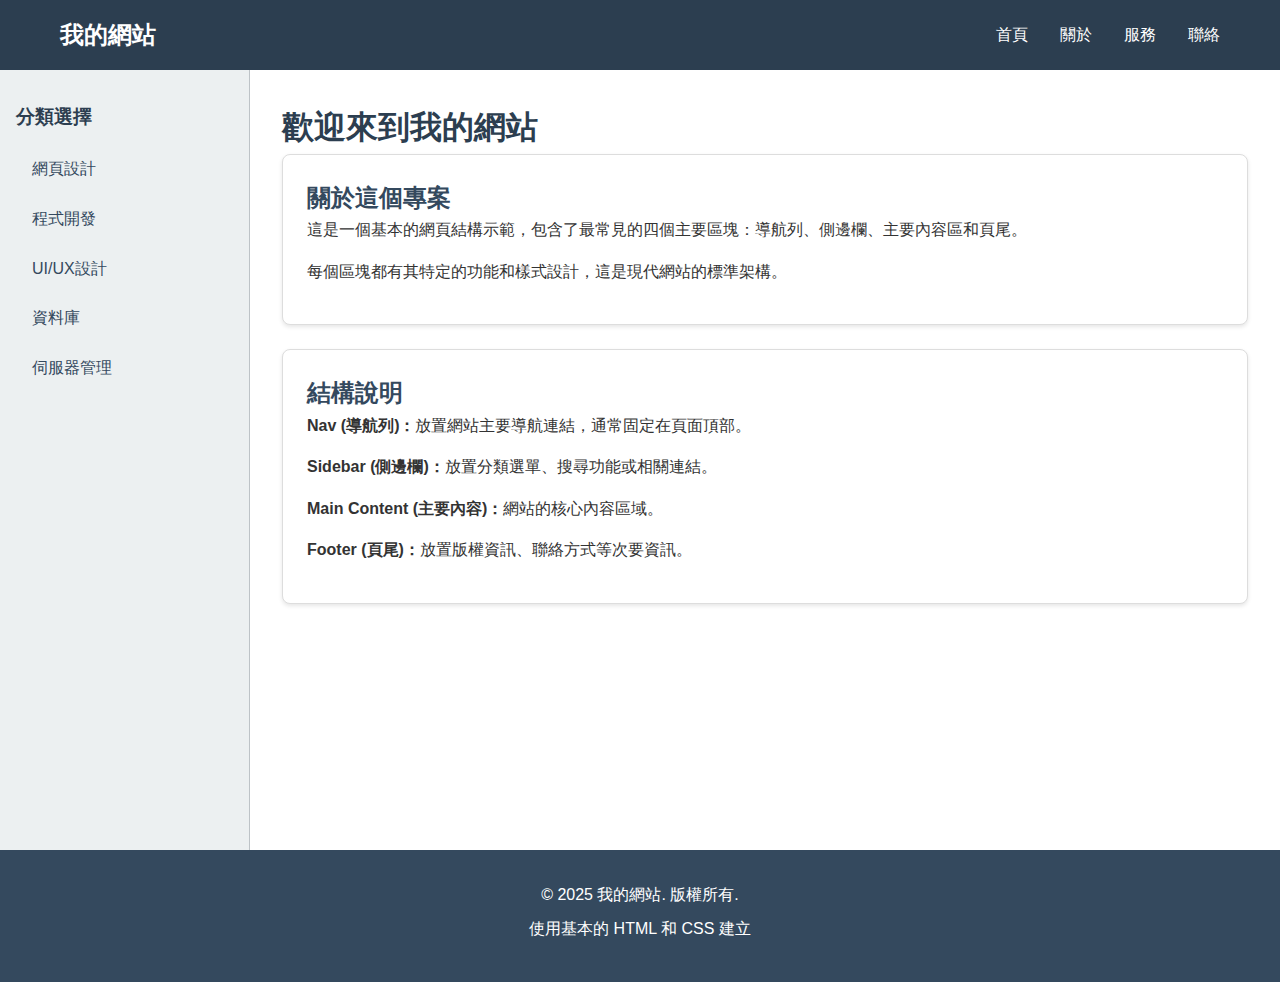
<file: CSS/index.html>
<!DOCTYPE html>
<html lang="en">
  <head>
    <meta charset="UTF-8" />
    <meta name="viewport" content="width=device-width, initial-scale=1.0" />
    <title>基本網頁結構</title>
  </head>
  <style>
    /* 1.重置基本樣式*/
    * {
      margin: 0;
      padding: 0;
      box-sizing: border-box;
    }
    body {
      font-family: Arial, serif;
      line-height: 1.6;
      color: #333;
    }
    /* 2.nav部分*/
    nav {
      background-color: #2c3e50;
      color: white;
      padding: 1rem 0;
    }
    nav .container {
      max-width: 1200px;
      margin: 0 auto;
      padding: 0 20px;
      display: flex;
      justify-content: space-between;
      align-items: center;
    }

    nav .logo {
      font-size: 1.5rem;
      font-weight: bold;
    }

    nav ul {
      list-style: none;
      display: flex;
      gap: 2rem;
    }
    nav a{
        color: white;
        text-decoration: none;
        transform: color 0.3s;
    }
    nav a:hover {
      color: #3498db;
    }

    /* 步驟3：設定側邊選擇器 (select) */
    .layout {
      display: flex;
      min-height: calc(100vh - 120px); /*剪掉nav footer高度*/
    }
    .sidebar {
      width: 250px;
      background-color: #ecf0f1;
      padding: 2rem 1rem;
      border-right: 1px solid #bdc3c7;
    }

    .sidebar {
      width: 250px;
      background-color: #ecf0f1;
      padding: 2rem 1rem;
      border-right: 1px solid #bdc3c7;
    }

    .sidebar h3 {
      margin-bottom: 1rem;
      color: #2c3e50;
    }

    .sidebar ul {
      list-style: none;
    }

    .sidebar li {
      margin-bottom: 0.5rem;
    }
    .sidebar a {
      color: #34495e;
      text-decoration: none;
      padding: 0.5rem 0;
      display: block;
      border-radius: 4px;
      padding-left: 1rem;
      transition: background-color 0.3s;
    }

    .sidebar a:hover {
      background-color: #d5dbdb;
    }
    /*4.設定主要內容區*/
    .main-content {
      flex: 1;
      padding: 2rem;
    }
    .main-content h1 {
      color: #2c3e50;
    }
    .main-content h2 {
      color: #34495e;
    }
    .main-content p {
      margin-bottom: 1rem;
      text-align: justify;
    }
    .content-box {
      background: white;
      border: 1px solid #ddd;
      border-radius: 8px;
      padding: 1.5rem;
      margin-bottom: 1.5rem;
      box-shadow: 0 2px 4px rgba(0, 0, 0, 0.1);
    }
    /*5.設定首尾(footer)*/
    footer {
      background-color: #34495e;
      color: white;
      text-align: center;
      padding: 2rem 0;
      margin-top: auto;
    }
    footer .container {
      max-width: 1200px;
      margin: 0 auto;
      padding: 0 20px;
    }
    footer p{
        margin-bottom: 0.5rem;
    }
    /*響應式設計*/
    @media (max-width:768px){
        .layout{
            flex-direction:column;
        }
        .sidebar{
            width: 100%;
            order: 2;
        }
        nav .container{
            flex-direction: column;
            gap:1rem;
        }
        nav ul{
            gap:1rem;  
        }
    }
  </style>
  <body>
    <!--1.導覽列部分(nav)-->
    <nav>
      <div class="container">
        <div class="logo">我的網站</div>
        <ul>
          <li><a href="#home">首頁</a></li>
          <li><a href="#about">關於</a></li>
          <li><a href="#services">服務</a></li>
          <li><a href="#contact">聯絡</a></li>
        </ul>
      </div>
    </nav>
    <!--2.主要佈局容器-->
    <div class="layout">
      <!--3.側邊選擇器（select/sidebar-->
      <aside class="sidebar">
        <h3>分類選擇</h3>
        <ul>
          <li><a href="#category1">網頁設計</a></li>
          <li><a href="#category2">程式開發</a></li>
          <li><a href="#category3">UI/UX設計</a></li>
          <li><a href="#category4">資料庫</a></li>
          <li><a href="#category5">伺服器管理</a></li>
        </ul>
      </aside>
      <!--4.主要內容區(section)-->
      <main class="main-content">
        <section>
          <h1>歡迎來到我的網站</h1>

          <div class="content-box">
            <h2>關於這個專案</h2>
            <p>
              這是一個基本的網頁結構示範，包含了最常見的四個主要區塊：導航列、側邊欄、主要內容區和頁尾。
            </p>
            <p>每個區塊都有其特定的功能和樣式設計，這是現代網站的標準架構。</p>
          </div>
          <div class="content-box">
            <h2>結構說明</h2>
            <p>
              <strong>Nav (導航列)：</strong
              >放置網站主要導航連結，通常固定在頁面頂部。
            </p>
            <p>
              <strong>Sidebar (側邊欄)：</strong
              >放置分類選單、搜尋功能或相關連結。
            </p>
            <p>
              <strong>Main Content (主要內容)：</strong>網站的核心內容區域。
            </p>
            <p>
              <strong>Footer (頁尾)：</strong>放置版權資訊、聯絡方式等次要資訊。
            </p>
          </div>
        </section>
      </main>
    </div>
    <!--5.首尾(footer)-->
    <footer>
      <div class="container">
        <p>&copy; 2025 我的網站. 版權所有.</p>
        <p>使用基本的 HTML 和 CSS 建立</p>
      </div>
    </footer>
  </body>
</html>
</file>
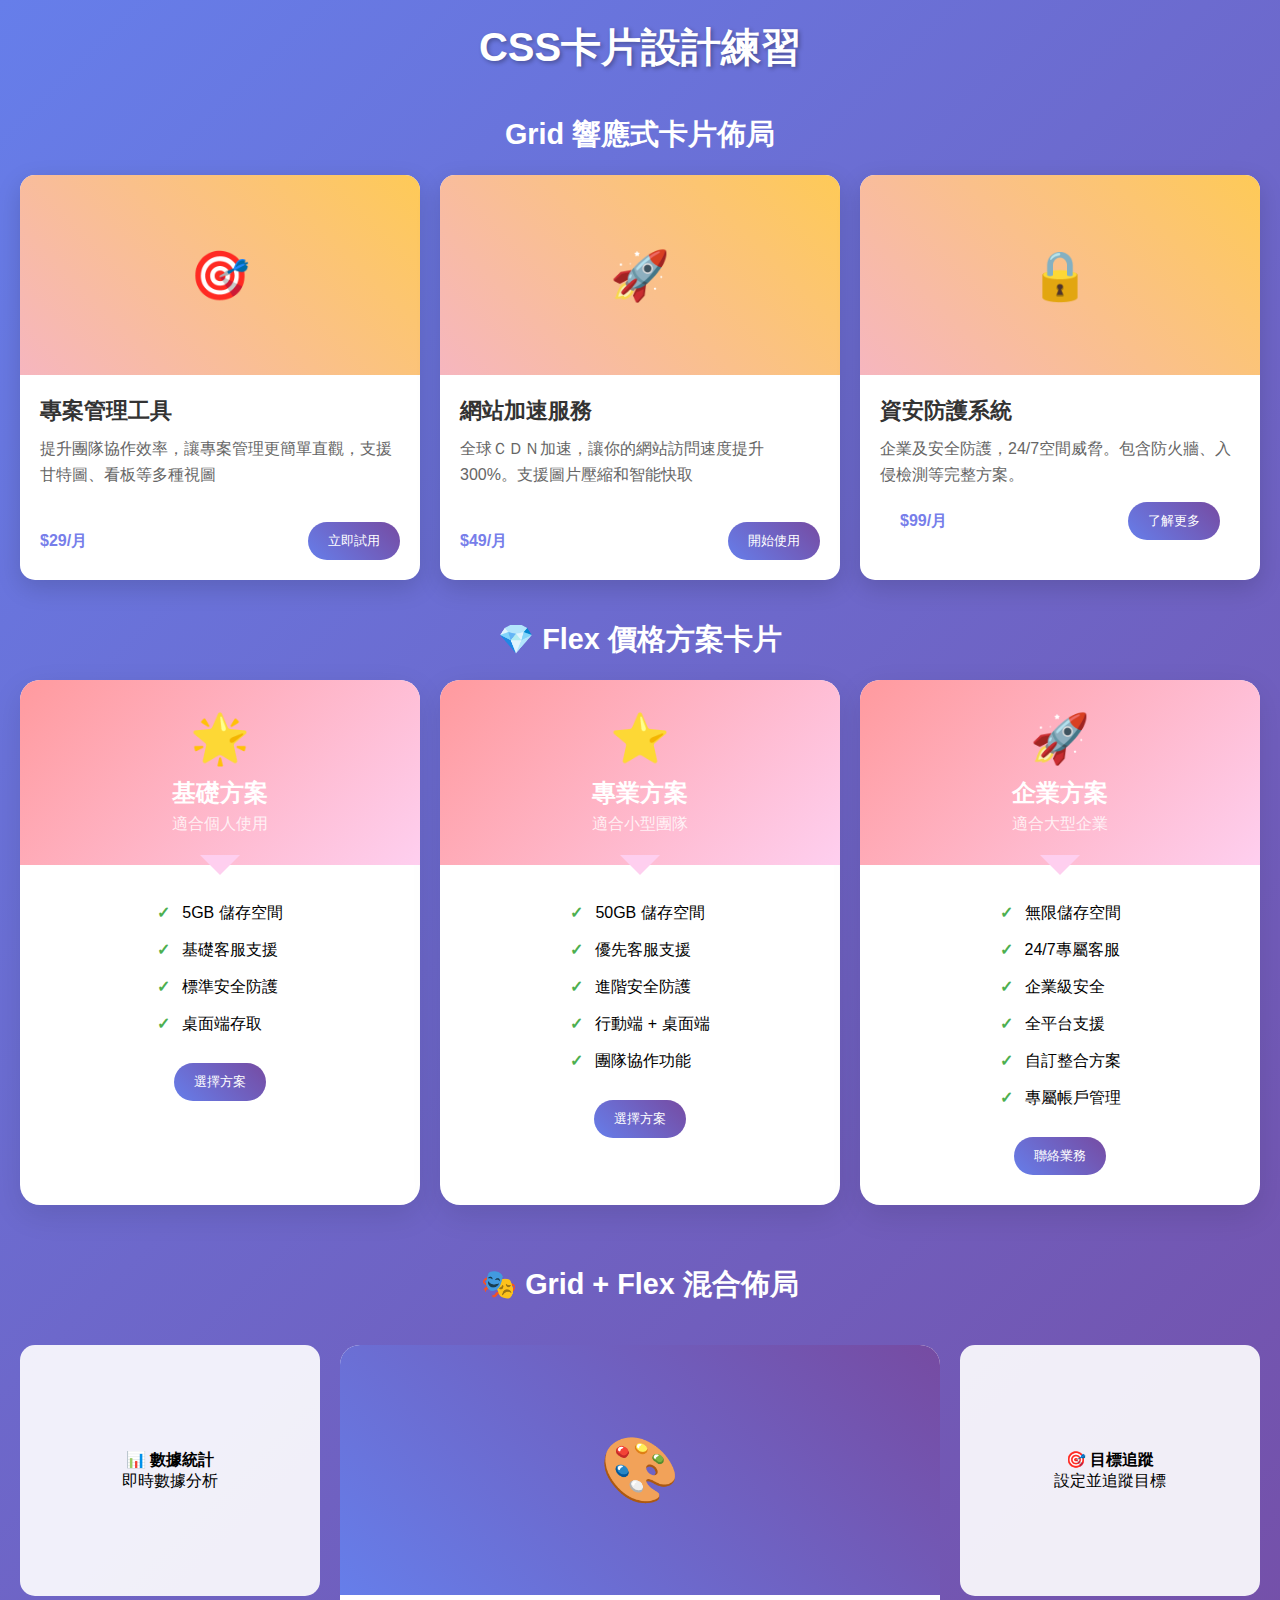
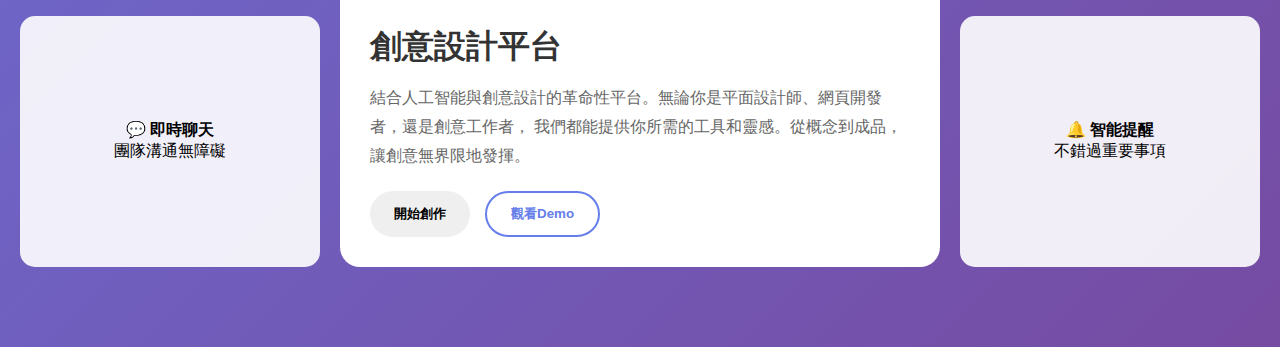
<file: CSS/ CSS卡片設計練習/index.html>
<!DOCTYPE html>
<html lang="en">
  <head>
    <meta charset="UTF-8" />
    <meta name="viewport" content="width=device-width, initial-scale=1.0" />
    <title>Document</title>
  </head>
  <style>
    * {
      margin: 0;
      padding: 0;
    }
    body {
      font-family: "Arial", sans-serif;
      background: linear-gradient(135deg, #667eea 0%, #764ba2 100%);
      min-height: 100vh;
      padding: 20px;
    }
    .container {
      min-width: 1200px;
      margin: 0 auto;
    }
    h1 {
      text-align: center;
      color: white;
      margin-bottom: 40px;
      font-size: 2.5rem;
      text-shadow: 2px 2px 4px rgba(0, 0, 0, 0.3);
    }
    /*1: Grid 基礎卡片佈局 */
    .section {
      margin-bottom: 60px;
    }
    .section-title {
      color: white;
      font-size: 1.8rem;
      margin-bottom: 20px;
      text-align: center;
    }
    .grid-container {
      display: grid;
      grid-template-columns: repeat(auto-fit, minmax(300px, 1fr));
      gap: 20px;
      margin-bottom: 40px;
    }

    .card {
      background: white;
      border-radius: 15px;
      box-shadow: 0 8px 25px rgba(0, 0, 0, 0.15);
      overflow: hidden;
      transition:all 0.3s ease;
      position: relative;
    }

    .card:hover {
      transform: translateY(-8px);
      box-shadow: 0 15px 35 px rgba(0, 0, 0, 0.2);
    }
    .card-image{
      width: 100%;
      height: 200px;
      background: linear-gradient(45deg,#f6b6bf,#feca57);/*漸層顏色寫法*/
      display: flex;
      align-items: center;
      justify-content: center;
      color: white;
      font-size: 3rem;
      position: relative;
      overflow:hidden;   /* 當元素內容超出它的容器範圍時，把超出的部分隱藏起來，不顯示。 */
    }
    .card-image::before{
      content:'';/*在使用 ::before 或 ::after 偽元素時，產生一個空的內容節點，使這個偽元素得以顯示出來。*/
      position: absolute;
      top:0;
      left: -100%;
      width: 100%;
      height: 100%;
      background: linear-gradient(90deg,transparent,rgba(255,255,255,0.3),transparent);
      transition:left 0.5s;
    }

    .card:hover .card-image::before{
      left:100%
    }
    .card-content{
      padding: 20px;
    }

    .card-title{
      font-size: 1.4rem;
      margin-bottom: 10px;
      color: #333;
    }
    .card-description{
      color:#666;
      line-height: 1.6;
      margin-bottom: 15px;
    }
    .card-footer{
      display: flex;
      justify-content: space-between;
      align-items: center;
      padding: 0 20px 20px;
    }
    .card-price{
      font-style: 1.5rem;
      font-weight: bold;
      color:#777eea;
    }
    .card-button{
      background: linear-gradient(45deg,#667eea,#764ba2);
      color: white;
      border: none;
      padding: 10px 20px;
      border-radius: 25px;
      cursor:pointer;/*改滑鼠樣式*/
      transition:all 0.3s ease;
    }
    .card-button:hover{
      transform: scale(1.05);/*放大按鈕效果*/
      box-shadow:0 5px 15px rgba(102,126,234,0.4);
    }
    /*2.Ｆlex特殊佈局卡片*/
    .flex-container{
      display: flex;
      flex-wrap: wrap;
      gap:20px;
      justify-content: center;
    }

    .flex-card{
      flex:1 1 300px;
      min-width: 400px;
      background: white;
      border-radius: 20px;
      overflow: hidden;
      box-shadow: 0 10px 30px rgba(0,0,0,0.1);
      transition: all 0.4s ease;
    }
    
    .flex-card:hover{
      transform:scale(1.02) rotateY(5deg);
      box-shadow: 0 20px 40px rgba(0,0,0,0.2);
    }

    .flex-card-header{
      background: linear-gradient(135deg,#ff9a9e,#fecfef);
      padding: 30px 20px;
      text-align: center;
      position: relative; 
    }
    .flex-card-header::after{
      content:'';
      position: absolute;
      bottom: -10px;
      left:50%;
      transform: translateX(-50%);
      width: 0;
      height: 0;
      border-left: 20px solid transparent;
      border-right: 20px solid transparent;
      border-top: 20px solid #fecfef;
    }

    .flex-card-icon{
      font-size: 3rem;
      margin-bottom: 10px;
    }
    .flex-card-title{
      color: white;
      font-size: 1.5rem;
      margin-bottom: 5px;
    }
    .flex-card-subtitle{
      color:rgba(255,255,255,0.8)
    }
    .flex-card-body{
      padding: 30px 20px;
      display: flex;
      flex-direction: column;
      align-items: center;
    }

    .feature-list{
      list-style: none;
      margin-bottom: 20px;
    }
    .feature-list li{
      padding: 8px 0;
      position: relative;
      padding-left: 25px;
    }

    .feature-list li::before{
      content:'✓';
      position: absolute;
      left: 0;
      color: #4CAF50;
      font-weight: bold;
    }
    /*混合佈局 Grid內坎Flex*/
    .mixed-grid{
      display: grid;
      grid-template-columns: 1fr 2fr 1fr;
      grid-template-rows:auto auto;
      gap:20px;
      margin-top: 40px;
    }
    .sidebar-card{
      background-color: rgba(255,255,255,0.9);
      border-radius: 15px;
      padding: 20px;
      display: flex;
      flex-direction:column;/*是讓 主軸變為垂直方向（從上到下），使子項目排列方式改為 縱向堆疊。*/
      justify-content: center;
      align-items: center;
      text-align: center;
      transition: all 0.3 ease;
    }
    .sidebar-card:hover{
      background:white;
      transform: translateY(-5px);
    }

    .main-card{
      grid-column:2;
      grid-row:1/-1; /*從第1條橫線開始到最後一條橫線為止也就是讓元素跨越整個垂直方向的所有 row*/
      background: white;
      border-radius: 20px;
      overflow:hidden;
      display:flex;
      flex-direction: column;
    }
    .main-card-image{
      height: 250px;
      background: linear-gradient(45deg,#667eea,#764ba2);
      display: flex;
      align-items: center;
      justify-content: center;
      color:white;
      font-size: 4rem;
    }
    .main-card-content{
      flex:1;
      padding: 30px;
      display: flex;
      flex-direction: column;
    }
    .main-card-title{
      font-size: 2rem;
      margin-bottom:15px;
      color: #333;
    }

    .main-card-text{
      flex:1;
      color:#666;
      line-height: 1.8;
      margin-bottom: 20px;
    }
    .main-card-actions{
      display: flex;
      gap:15px;
    }

    .action-btn{
      padding: 12px 24px;
      border: none;
      border-radius: 30px;
      cursor:pointer;
      font-weight: bold;
      transition: all 0.3s ease;
    }

    .primary-btn{
      background: linear-gradient(45deg,#667eea,#764ba2);
      color:white;
    }
    .secondary-btn{
      background: transparent;
      color:#667eea;
      border: 2px solid #667eea;
    }
    .action-btn:hover{
      transform: translateY(-2px);
      box-shadow:0 5px 15px rgba(0,0,0,0.2);
    }
    /*響應式設計*/
    @media(max-width:768px){
      .mixed-grid{
        grid-template-columns:1fr;
        grid-template-rows:auto;
      }

      .main-card{
        grid-column:1;
        grid-row:auto;
      }

      .sidebar-card{
        order:2
      }
      .main-card{
        order:1
      }
    }
    /*動畫效果*/
    @keyframes fadeInUp{
      from{
        opacity: 0;
        transform: translateY(30px);
      }
      to{
        opacity: 1;
        transform:translateY(0);
      }
    }
    .card, .flex-card, .sidebar-card, .main-card{
      animation: fadeInUp 0.6s ease forwards;
    }

    .card:nth-child(2){animation-delay:0.1s}
    .card:nth-child(3){animation-delay:0.2s}
    .card:nth-child(4){animation-delay:0.3s}
  </style>
  <body>
    <div class="container">
      <h1>CSS卡片設計練習</h1>

      <!--Section 1: Grid基礎卡片佈局-->
      <div class="section">
        <h2 class="section-title">Grid 響應式卡片佈局</h2>
        <div class="grid-container">
          <div class="card">
            <div class="card-image">🎯</div>
            <div class="card-content">
            <h3 class="card-title">專案管理工具</h3>
            <div class="card-description">
              提升團隊協作效率，讓專案管理更簡單直觀，支援甘特圖、看板等多種視圖
            </div>
          </div>
          <div class="card-footer">
            <span class="card-price">$29/月</span>
            <button class="card-button">立即試用</button>
          </div>
        </div>
          <div class="card">
            <div class="card-image">🚀</div>
            <div class="card-content">
              <h3 class="card-title">網站加速服務</h3>
              <p class="card-description">
                全球ＣＤＮ加速，讓你的網站訪問速度提升300%。支援圖片壓縮和智能快取
            </p>
            </div>
            <div class="card-footer">
              <span class="card-price">$49/月</span>
              <button class="card-button">開始使用</button>
            </div>
          </div>
          <div class="card">
            <div class="card-image">🔒</div>
            <div class="card-content">
              <h3 class="card-title">資安防護系統</h3>
<p class="card-description">企業及安全防護，24/7空間威脅。包含防火牆、入侵檢測等完整方案。</p>
            <div class="card-footer">
              <span class="card-price">$99/月</span>
              <button class="card-button">了解更多</button>
            </div>
          </div>
        </div>
      </div>
      <!--2:Flex特殊佈局卡片-->
      <div class="section">
        <h2 class="section-title">💎 Flex 價格方案卡片</h2>
        <div class="flex-container">
          <div class="flex-card">
            <div class="flex-card-header">
              <div class="flex-card-icon">🌟</div>
              <h3 class="flex-card-title">基礎方案</h3>
              <p class="flex-card-subtitle">適合個人使用</p>
            </div>
            <div class="flex-card-body">
              <ul class="feature-list">
                <li>5GB 儲存空間</li>
                <li>基礎客服支援</li>
                <li>標準安全防護</li>
                <li>桌面端存取</li>
              </ul>
              <button class="card-button">選擇方案</button>
            </div>
          </div>
          <div class="flex-card">
            <div class="flex-card-header">
              <div class="flex-card-icon">⭐</div>
              <h3 class="flex-card-title">專業方案</h3>
              <p class="flex-card-subtitle">適合小型團隊</p>
            </div>
            <div class="flex-card-body">
              <ul class="feature-list">
                <li>50GB 儲存空間</li>
                <li>優先客服支援</li>
                <li>進階安全防護</li>
                <li>行動端 + 桌面端</li>
                <li>團隊協作功能</li>
              </ul>
              <button class="card-button">選擇方案</button>
            </div>
          </div>

          <div class="flex-card">
            <div class="flex-card-header">
            <div class="flex-card-icon">🚀</div>
            <h3 class="flex-card-title">企業方案</h3>
            <p class="flex-card-subtitle">適合大型企業</p>
          </div>
          <div class="flex-card-body">
            <ul class="feature-list">
              <li>無限儲存空間</li>
              <li>24/7專屬客服</li>
              <li>企業級安全</li>
              <li>全平台支援</li>
              <li>自訂整合方案</li>
              <li>專屬帳戶管理</li>
            </ul>
            <button class="card-button">聯絡業務</button>
          </div>
        </div>
      </div>
    </div>
    <!--3.混合佈局-->
    <div class="section">
<h2 class="section-title">🎭 Grid + Flex 混合佈局</h2>
<div class="mixed-grid">
  <div class="sidebar-card">
    <h4>📊 數據統計</h4>
    <p>即時數據分析</p>
  </div>

  <div class="main-card">
    <div class="main-card-image">🎨</div>
    <div class="main-card-content">
      <h3 class="main-card-title">創意設計平台</h3>
      <p class="main-card-text">
        結合人工智能與創意設計的革命性平台。無論你是平面設計師、網頁開發者，還是創意工作者，
        我們都能提供你所需的工具和靈感。從概念到成品，讓創意無界限地發揮。
      </p>
      <div class="main-card-actions">
        <button class="action-btn primarty-btn">開始創作</button>
        <button class="action-btn secondary-btn">觀看Demo</button>
      </div>
    </div>
  </div>
  <div class="sidebar-card">
    <h4>🎯 目標追蹤</h4>
    <p>設定並追蹤目標</p>
  </div>
  <div class="sidebar-card">
    <h4>💬 即時聊天</h4>
    <p>團隊溝通無障礙</p>
  </div>
  <div class="sidebar-card">
    <h4>🔔 智能提醒</h4>
    <p>不錯過重要事項</p>
  </div>
</div>
</div>
    </div>
  </body>
  <script>
    document.querySelectorAll('.card-button, .action-btn').forEach(button=>{
      button.addEventListener('click',function(){
        //添加點擊動畫
        this.style.transform='scale(0.95)';
        setTimeout(()=>{
          this.style.transform='';
        },150);

        //模擬操作反饋
        const originalText=this.textContent;
        this.textContent='處理中....';
        setTimeout(()=>{
          this.textContent =originalText;
        },1000)
      });
    });

    //滾動時的視差效果
    window.addEventListener('scroll',()=>{
      const scrolled= window.pageYOffset;
      const cards=document.querySelectorAll('.card, .flex-card');
      cards.forEach((card,index)=>{
        const rate =scrolled*-0.5;
        card.style.transform=`translateY(${rate*(index%3+1)*0.1}px)`;
      });
    });
  </script>
</html>
</file>
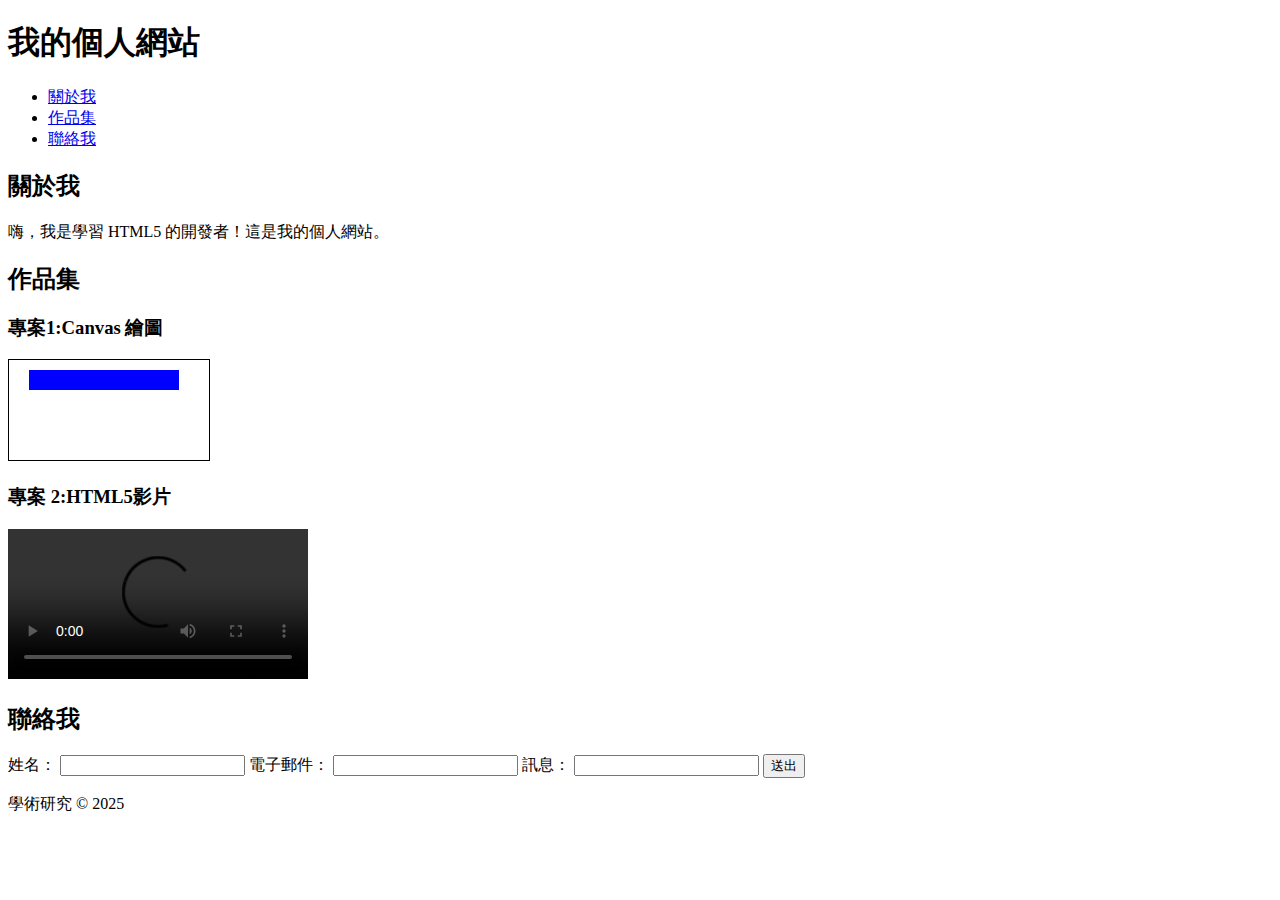
<file: HTML5標籤練習.html>
<!DOCTYPE html>
<html lang="en">
<head>
    <meta charset="UTF-8">
    <meta name="viewport" content="width=device-width, initial-scale=1.0">
    <title>純練習html5</title>
</head>
<body>
    <!-- 頁首 -->
    <header>
        <h1>我的個人網站</h1>
        <nav>
            <ul>
                <li><a href="#about">關於我</a></li>
                <li><a href="#portfolio">作品集</a></li>
                <li><a href="#contact">聯絡我</a></li>
            </ul>
        </nav>
    </header>

    <!-- 主要內容 -->
     <main>
        <!-- 關於我 -->
         <section id="about">
            <h2>關於我</h2>
            <p>嗨，我是學習 HTML5 的開發者！這是我的個人網站。</p>
         </section>
         <!-- 作品集 -->
          <section id="portfolio">
            <h2>作品集</h2>
            <article>
                <h3>專案1:Canvas 繪圖</h3>
                <canvas id="myCanvas" width="200" height="100" style="border:1px solid #000"></canvas>
                <script>
                let canvas=document.querySelector("#myCanvas");
                let ctx=canvas.getContext("2d");
                ctx.fillStyle="blue";
                ctx.fillRect(20,10,150,20);
              </script>
            </article>
                <h3>專案 2:HTML5影片</h3>
                <video controls width="300">
                    <source src="" type="video/mp4">
                    您的瀏覽器不支援HTML5影片。
                </video>
          </section>
          <!-- 聯絡表單 -->
           <section id="contact">
            <h2>聯絡我</h2>
            <form>
                <label for="name">姓名：</label>
                <input type="text" name="name" id="name" required>
                <label for="email">電子郵件：</label>
                <input type="email" id="email" name="email" required>
                <label for="message">訊息：</label>
                <input type="text" id="message" name="message" required>
                <button type="submit">送出</button>
            </form>
           </section>
        </main>
        <footer>
            <p>學術研究 &copy; 2025</p>
        </footer>
</body>
</html>
</file>
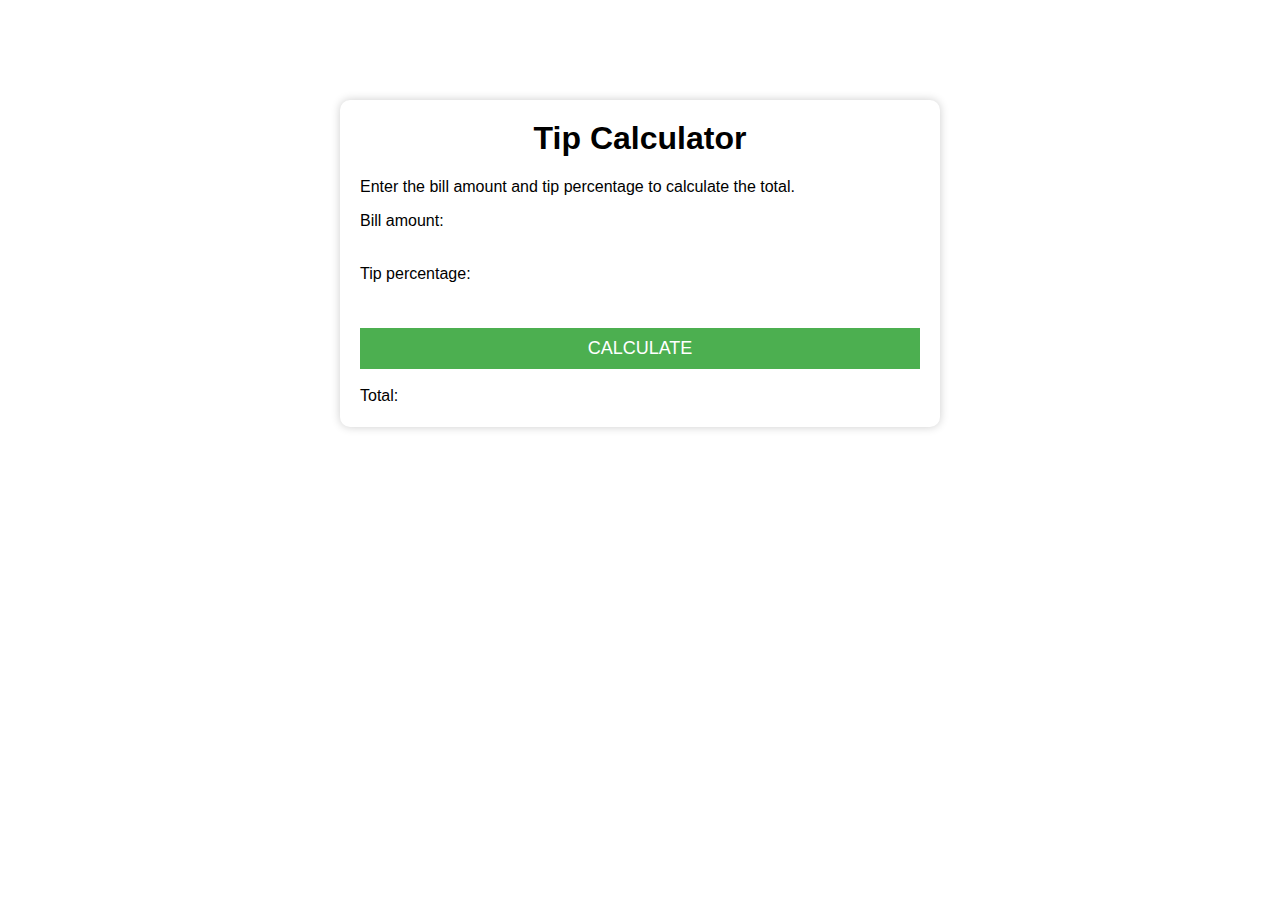
<file: dom操作/tip-calculator.html>
<!DOCTYPE html>
<html lang="en">
  <head>
    <meta charset="UTF-8" />
    <meta name="viewport" content="width=device-width, initial-scale=1.0" />
    <title>Tip Calculator</title>
    <style>
      * {
        box-sizing: border-box;
      }
      body {
        background-color: white;
        font-family: "Helvetica", sans-serif;
      }
      .container {
        background-color: white;
        max-width: 600px;
        margin: 100px auto;
        box-shadow: 0 0 10px rgba(0, 0, 0, 0.2);
        padding: 20px;
        border-radius: 10px;
      }
      h1 {
        margin-top: 0;
        text-align: center;
      }
      input {
        padding: 10px;
        border: 1px solid red;
        border-radius: 4px;
        margin: 0 10px;
        width: 100%;
        border: none;
      }

      button {
        background-color: #4caf50;
        color: white;
        padding: 10px;
        border: none;
        cursor: pointer;
        margin: 10px 0;
        width: 100%;
        font-size: 18px;
        text-transform: uppercase;
        transition: background-color 0.2s ease;
      }
      button:hover {
        background-color: #45a049;
      }
      #total {
        font-size: 24px;
        font-weight: bold;
        margin-top: 10px;
      }
    </style>
  </head>
      <body>
        <header class="container">
          <h1>Tip Calculator</h1>
          <p>
            Enter the bill amount and tip percentage to calculate the total.
          </p>
          <label for="bill">
            <div>Bill amount:</div>
          </label>
            <input type="number" id="bill" />
          <label for="tip">
            <div>Tip percentage:</div>
          </label>
            <input type="number" id="tip" />
          <button id="calculate">Calculate</button>

          <div>Total:
          <span id="total"></span>
          </div>
        </header>
      </body>
    </html>
  <script>
    const billInput = document.querySelector("#bill");
    const tipInput = document.querySelector("#tip");
    const totalSpan = document.querySelector("#total");
    const btnEl = document.querySelector("#calculate");
    const calculateTotal = () => {
      // 💡 修正 1 & 2: 取得數值 (String) 後，立即使用 parseFloat() 轉換為數字 (Number)
      const billValue = parseFloat(billInput.value);
      const tipValue = parseFloat(tipInput.value);

      // 💡 修正 2: 在計算時，使用已轉換的「數值變數」 (billValue)，而不是 DOM 物件 (billInput)
      // 總金額 = 帳單金額 * (1 + 小費百分比 / 100)
      const totalValue = billValue * (1 + tipValue / 100);

      // 加上基礎的數值檢查，防止輸入空值或非數字
      if (isNaN(totalValue)) {
        totalSpan.textContent = "請輸入有效金額和小費比例";
      } else {
        totalSpan.textContent = `$${totalValue.toFixed(2)}`;
      }
    };
    btnEl.addEventListener("click", calculateTotal);
  </script>
</html>
</file>
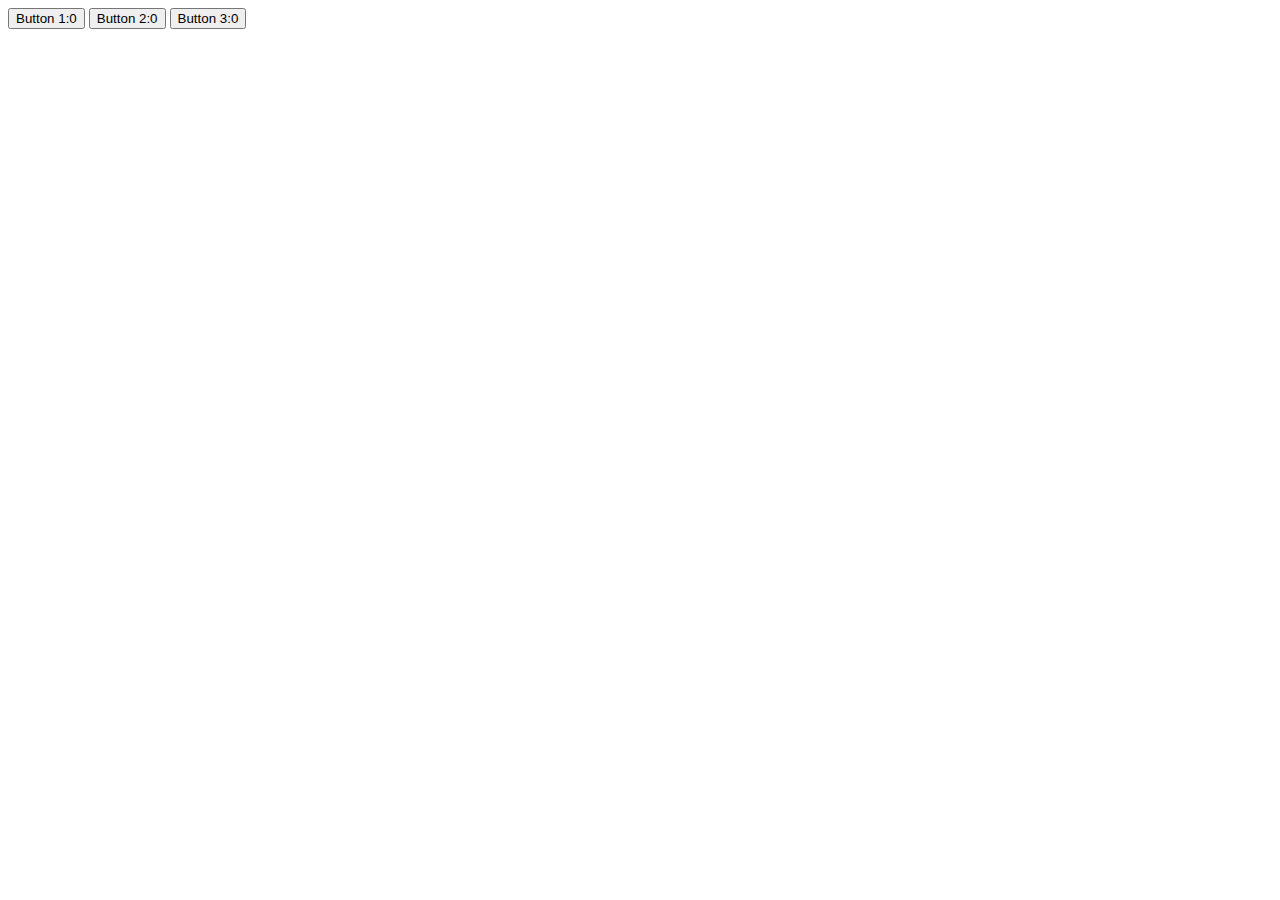
<file: dom操作/閉包練習.html>
<!DOCTYPE html>
<html lang="en">
<head>
    <meta charset="UTF-8">
    <meta name="viewport" content="width=device-width, initial-scale=1.0">
    <title>Document</title>
</head>
<body>
    <div id="buttonCountiainer">
        <button data-id="btn1">Button 1:0</button>
        <button data-id="btn2">Button 2:0</button>
        <button data-id="btn3">Button 3:0</button>
    </div>
</body>
<script>
    function createCounter(){
        let count=0;
        return function(){
            count++;
        return count
        }
    }
    const counters={
        btn1:createCounter(),
        btn2:createCounter(),
        btn3:createCounter(),
    }
    const buttonContainer= document.querySelector("#buttonCountiainer")
    buttonContainer.addEventListener("click",function(event){
        const button=event.target;
        console.log(button.tagName);
    if(button.tagName==="BUTTON"){
        const id=button.dataset.id;
        const counter= counters[id];
    
    if(counter){
        const count=counter();
        button.textContent=`${button.textContent.split(':')[0]}:${count}`;
    }}
})
</script>
</html>
</file>
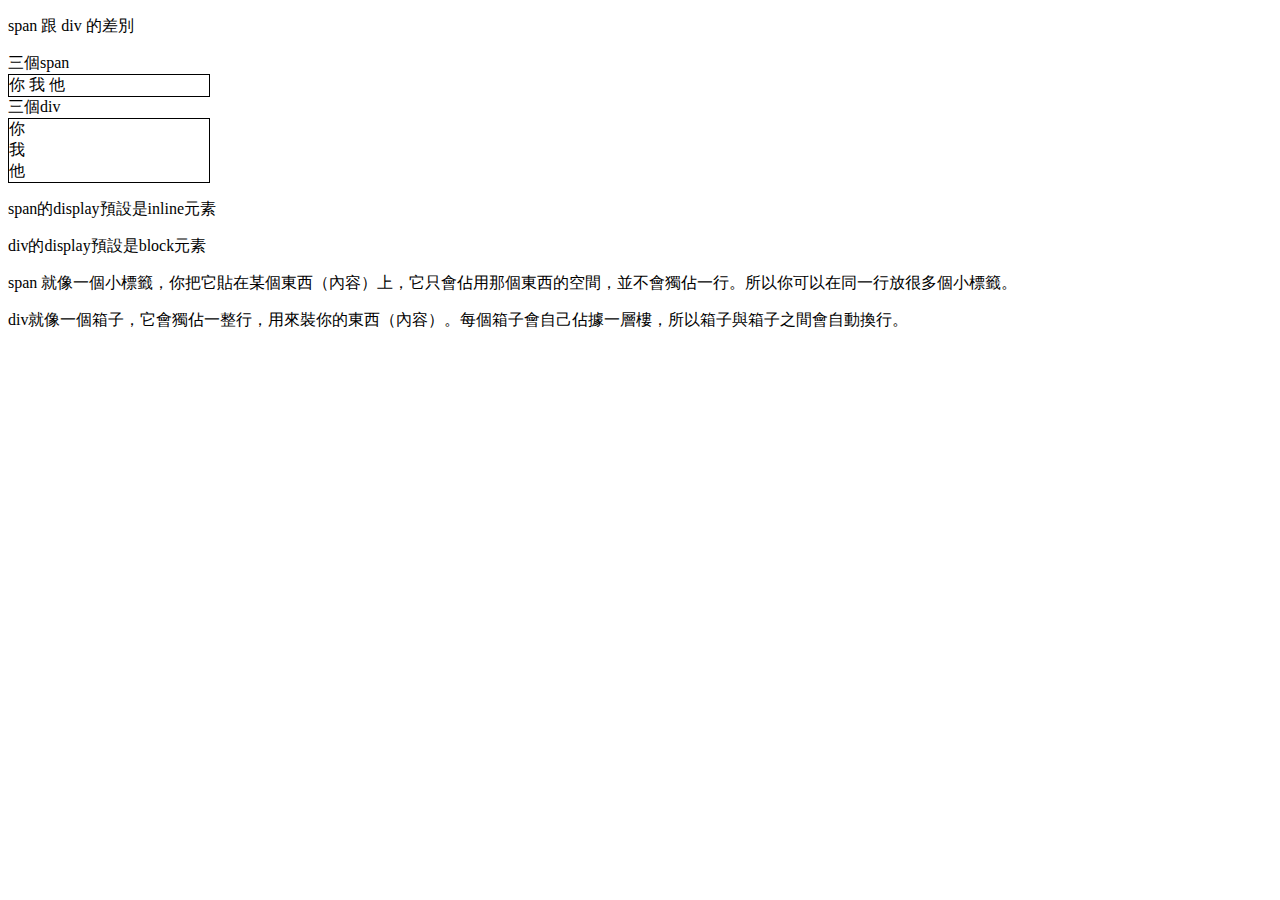
<file: html/span.html>
<!DOCTYPE html>
<html lang="en">
  <head>
    <meta charset="UTF-8" />
    <meta name="viewport" content="width=device-width, initial-scale=1.0" />
    <title>Document</title>
    <style>
      .span {
        width: 200px;
        border: 1px solid black;
      }
      .div {
        width: 200px;
        border: 1px solid black;
      }
    </style>
  </head>
  <body>
    <p>span 跟 div 的差別</p>
    <span>三個span</span>
    <div class="span">
      <span>你</span>
      <span>我</span>
      <span>他</span>
    </div>
    <span>三個div</span>
    <div class="div">
      <div>你</div>
      <div>我</div>
      <div>他</div>
    </div>
    <p>span的display預設是inline元素</p>
    <p>div的display預設是block元素</p>
    <p>
      span
      就像一個小標籤，你把它貼在某個東西（內容）上，它只會佔用那個東西的空間，並不會獨佔一行。所以你可以在同一行放很多個小標籤。
    </p>
    <p>
      div就像一個箱子，它會獨佔一整行，用來裝你的東西（內容）。每個箱子會自己佔據一層樓，所以箱子與箱子之間會自動換行。
    </p>
  </body>
</html>
</file>
